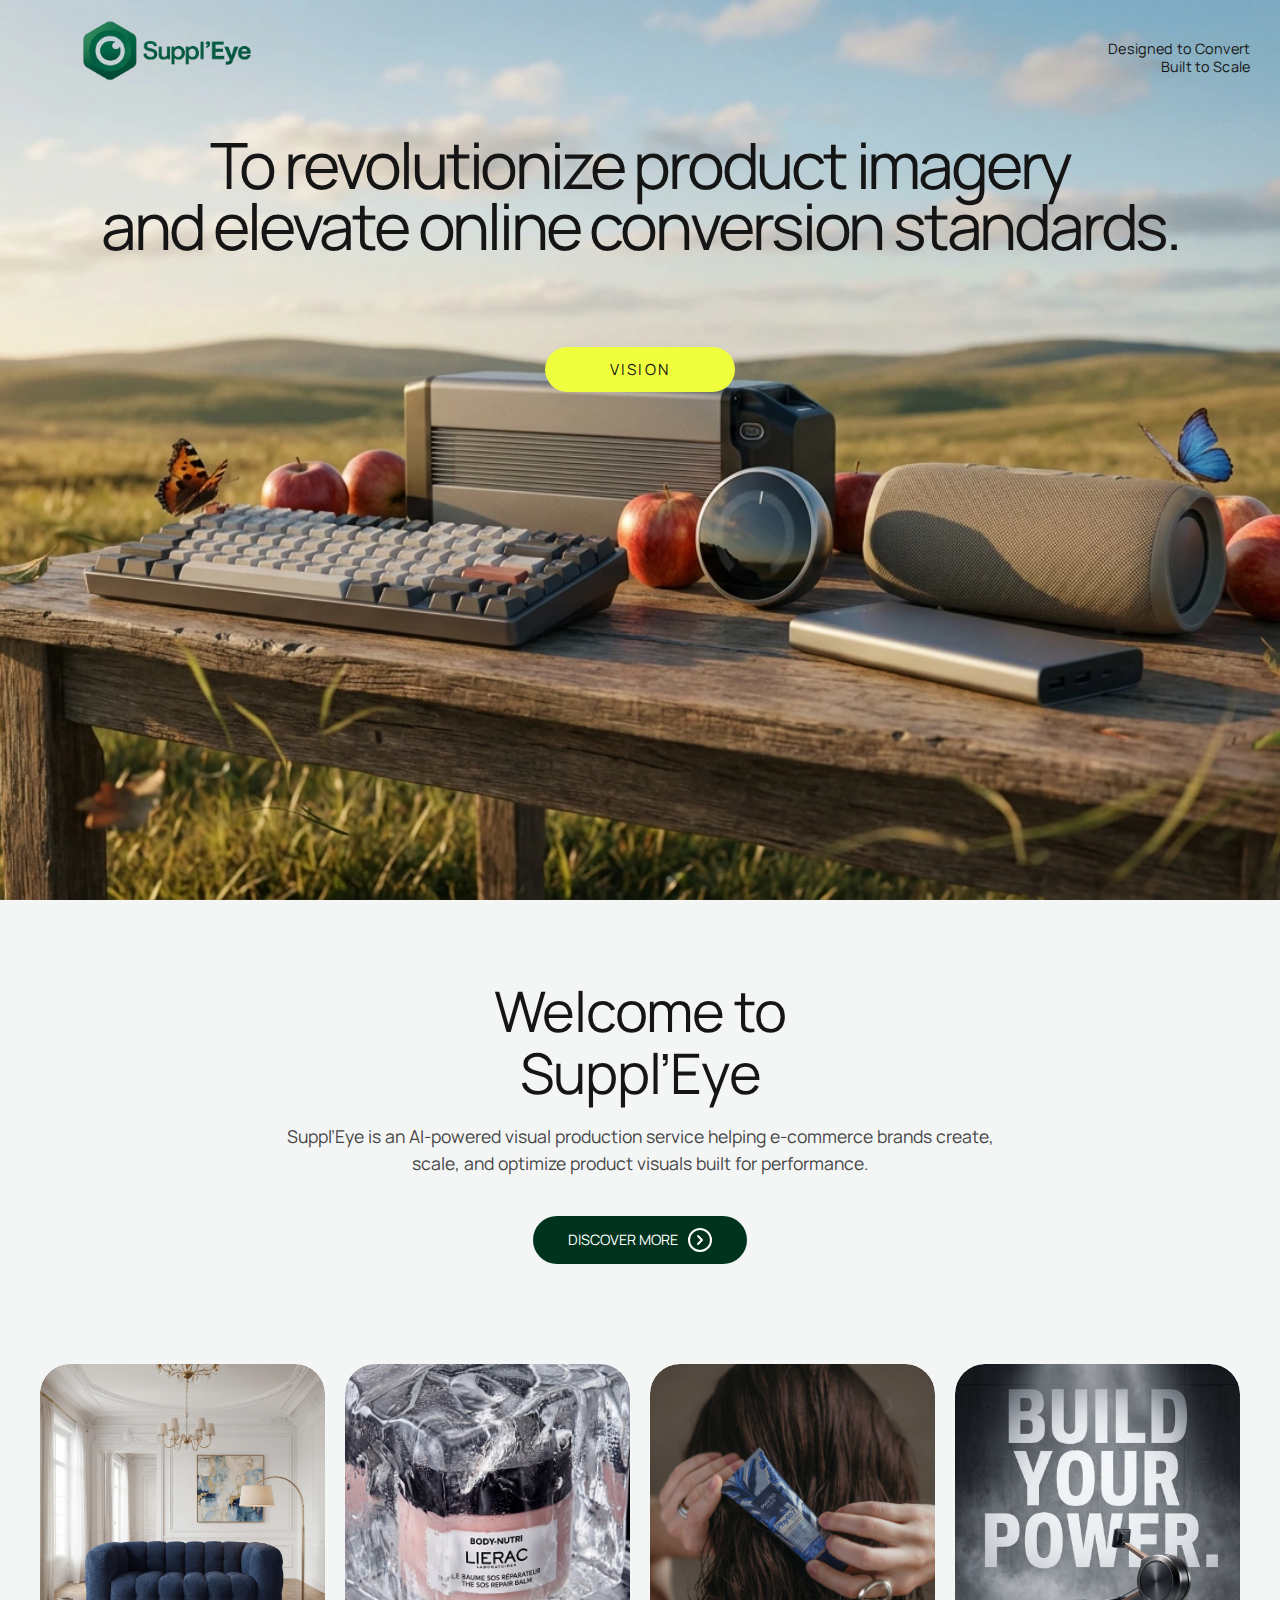
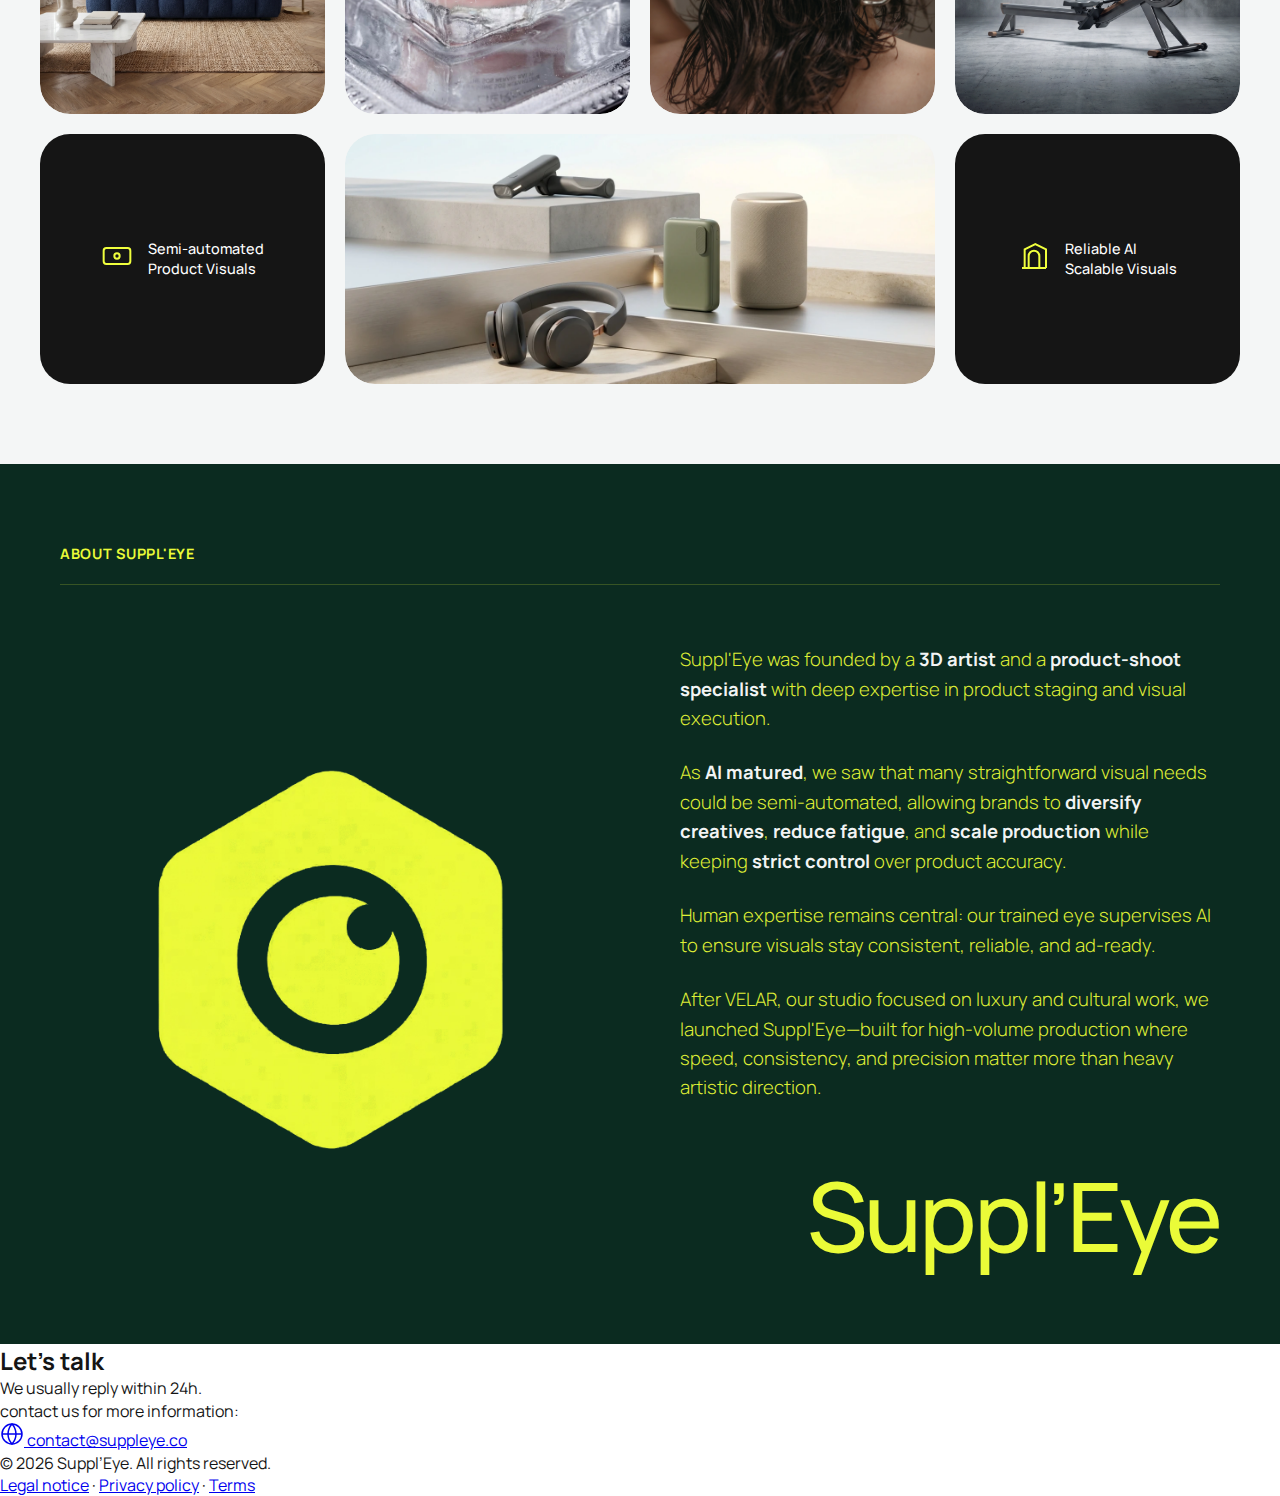
<file: index.html>
<!DOCTYPE html>
<html lang="fr">
<head>
    <meta charset="UTF-8">
    <meta name="viewport" content="width=device-width, initial-scale=1.0">
    <title>Suppl'Eye - Revolutionizing Product Imagery</title>
    <link rel="stylesheet" href="style.css">
    <link rel="preconnect" href="https://fonts.googleapis.com">
    <link rel="preconnect" href="https://fonts.gstatic.com" crossorigin>
    <link href="https://fonts.googleapis.com/css2?family=Manrope:wght@400;500;600;700&display=swap" rel="stylesheet">
    <link rel="icon" href="logos/logos web/vert.webp" type="image/webp">
</head>
<body>
    <section class="hero">
        <header class="hero-header">
            <div class="logo">
                <img src="logos/8bae66f1-405d-4c92-8c4a-6d8e7df6c9bb.png" alt="Suppl'Eye Logo">
            </div>
            <div class="header-tagline">
                <p>Designed to Convert<br>Built to Scale</p>
            </div>
        </header>
        
        <div class="hero-content">
            <h1>To revolutionize product imagery<br>and elevate online conversion standards.</h1>
            <div class="vision-badge">VISION</div>
        </div>
    </section>

    <!-- Section 2: Welcome -->
    <section class="welcome-section">
        <div class="welcome-header">
            <h2>Welcome to<br>Suppl’Eye</h2>
            <!-- Decoration removed as requested -->
            <p class="welcome-subtitle">
                Suppl’Eye is an AI-powered visual production service helping e-commerce brands create,<br>
                scale, and optimize product visuals built for performance.
            </p>
            <a href="#" class="btn-discover">
                DISCOVER MORE 
                <svg width="24" height="24" viewBox="0 0 24 24" fill="none" xmlns="http://www.w3.org/2000/svg">
                    <circle cx="12" cy="12" r="11" stroke="white" stroke-width="2"/>
                    <path d="M10 8L14 12L10 16" stroke="white" stroke-width="2" stroke-linecap="round" stroke-linejoin="round"/>
                </svg>
            </a>
        </div>

        <div class="bento-grid">
            <!-- Row 1 -->
            <!-- 1. Sofa -->
            <div class="bento-item item-sofa">
                <img src="images/images section 2/CANAPE_MAISONDUMONDE_4-5.webp" alt="Sofa">
            </div>

            <!-- 2. Tech (Wide) -->
            <div class="bento-item item-tech wide">
                <img src="images/images section 2/hf_20260125_210313_895ff56e-d633-4cd3-8ae8-7717def59bd0.webp" alt="Tech">
            </div>

            <!-- 3. Cream -->
            <div class="bento-item item-cream">
                <img src="images/images section 2/b717a8f4-27f3-4521-b960-d2383b25f56b (1).webp" alt="Cream">
            </div>

            <!-- Row 2 -->
            <!-- 4. Badge Left -->
            <div class="bento-item badge-dark item-badge-1">
                <div class="badge-icon">
                    <svg width="32" height="32" viewBox="0 0 24 24" fill="none" stroke="#F0FF3D" stroke-width="1.5">
                        <rect x="2" y="6" width="20" height="12" rx="2"/>
                        <circle cx="12" cy="12" r="2"/>
                        <path d="M6 12h.01M18 12h.01"/>
                    </svg>
                </div>
                <span>Semi-automated<br>Product Visuals</span>
            </div>

            <!-- 5. Rower -->
            <div class="bento-item item-rower">
                <img src="images/images section 2/hf_20260119_142123_4a612132-59cf-4c04-babf-355695bb8394 (1).webp" alt="Rower">
            </div>

            <!-- 6. Ring -->
            <div class="bento-item item-ring">
                <img src="images/images section 2/BAGUE1.webp" alt="Jewelry">
            </div>

            <!-- 7. Badge Right -->
            <div class="bento-item badge-dark item-badge-2">
                <div class="badge-icon">
                    <svg width="32" height="32" viewBox="0 0 24 24" fill="none" stroke="#F0FF3D" stroke-width="1.5">
                        <path d="M3 21h18M5 21V7l8-4 8 4v14M8 21v-9a4 4 0 1 1 8 0v9"/>
                    </svg>
                </div>
                <span>Reliable AI<br>Scalable Visuals</span>
            </div>
        </div>
    </section>
    <!-- Section 3: About -->
    <section class="about-section">
        <div class="about-header">
            <h3>ABOUT SUPPL'EYE</h3>
            <div class="about-line"></div>
        </div>
        <div class="about-content">
            <div class="about-logo">
                <img src="logos/logos web/jaune caré.webp" alt="Suppl'Eye Icon">
            </div>
            <div class="about-text">
                <p>Suppl'Eye was founded by a <strong>3D artist</strong> and a <strong>product-shoot specialist</strong> with deep expertise in product staging and visual execution.</p>
                <p>As <strong>AI matured</strong>, we saw that many straightforward visual needs could be semi-automated, allowing brands to <strong>diversify creatives</strong>, <strong>reduce fatigue</strong>, and <strong>scale production</strong> while keeping <strong>strict control</strong> over product accuracy.</p>
                <p>Human expertise remains central: our trained eye supervises AI to ensure visuals stay consistent, reliable, and ad-ready.</p>
                <p>After VELAR, our studio focused on luxury and cultural work, we launched Suppl'Eye—built for high-volume production where speed, consistency, and precision matter more than heavy artistic direction.</p>
                <div class="about-footer-logo">Suppl’Eye</div>
            </div>
        </div>
    </section>

    <!-- Section 4: Contact / Footer -->
    <section class="contact-section">
        <div class="contact-card">
            <div class="contact-content">
                <h2 class="contact-title">Let’s talk</h2>
                <p class="contact-subtitle">We usually reply within 24h.</p>
                
                <div class="contact-info">
                    <p>contact us for more information:</p>
                    <a href="mailto:contact@suppleye.co" class="contact-email">
                        <svg width="24" height="24" viewBox="0 0 24 24" fill="none" stroke="currentColor" stroke-width="1.5">
                            <circle cx="12" cy="12" r="10"/>
                            <path d="M2 12h20"/>
                            <path d="M12 2a15.3 15.3 0 0 1 4 10 15.3 15.3 0 0 1-4 10 15.3 15.3 0 0 1-4-10 15.3 15.3 0 0 1 4-10z"/>
                        </svg>
                        contact@suppleye.co
                    </a>
                </div>
            </div>
            
            <div class="footer-bottom">
                <div class="copyright">© 2026 Suppl’Eye. All rights reserved.</div>
                <div class="legal-links">
                    <a href="legal-notice.html">Legal notice</a> · 
                    <a href="privacy-policy.html">Privacy policy</a> · 
                    <a href="terms.html">Terms</a>
                </div>
            </div>
        </div>
    </section>
</body>
</html>
</file>
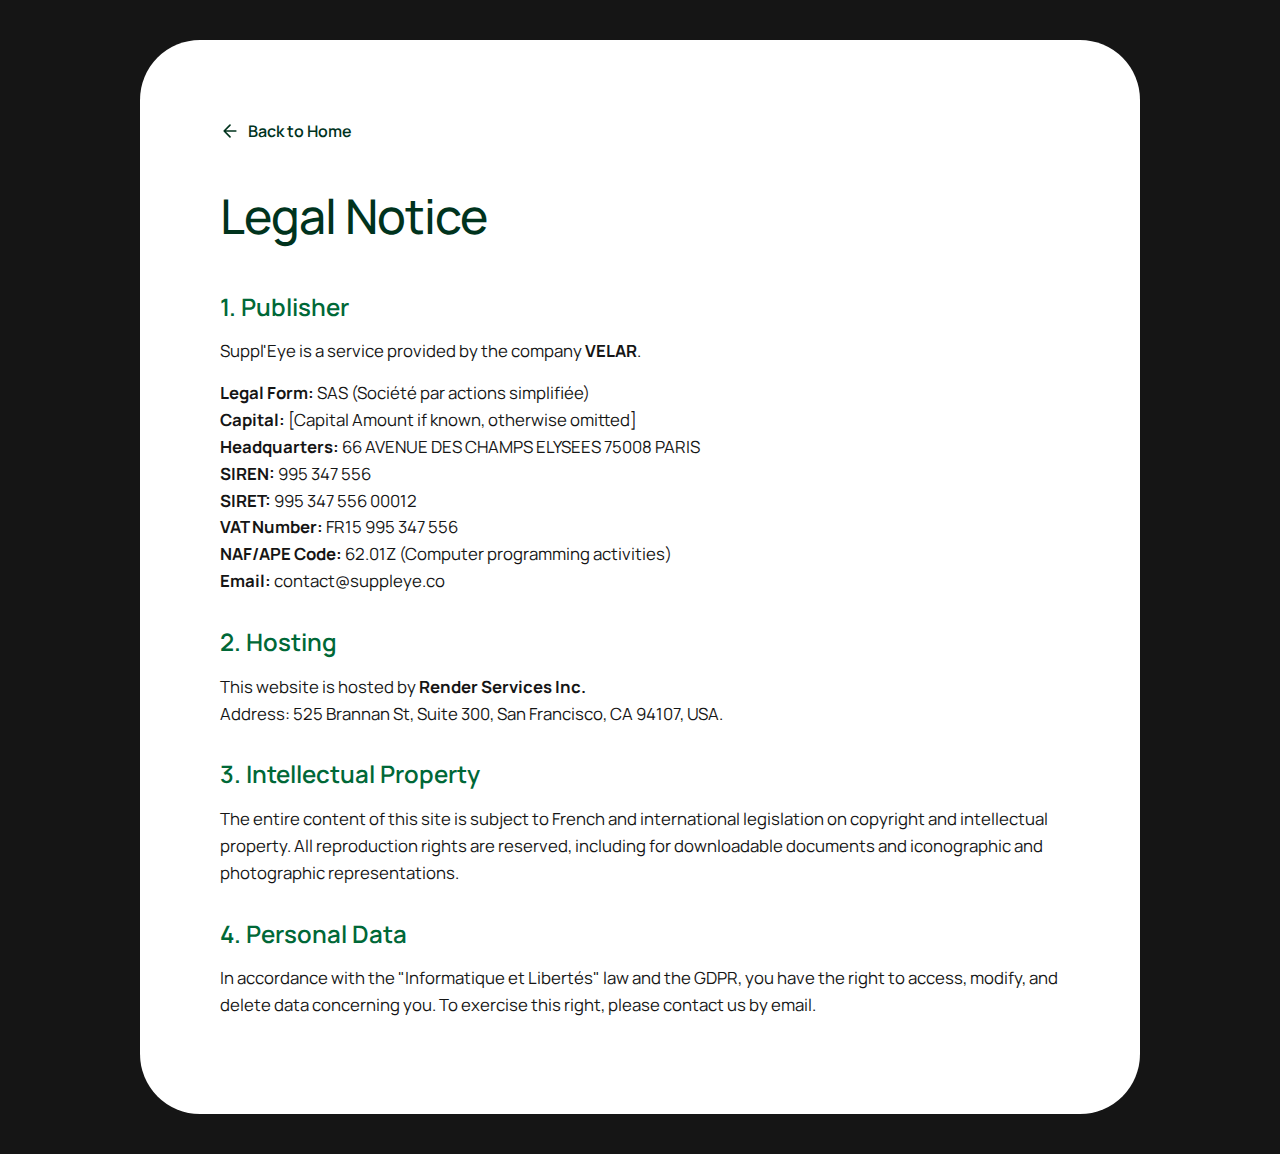
<file: legal-notice.html>
<!DOCTYPE html>
<html lang="en">
<head>
    <meta charset="UTF-8">
    <meta name="viewport" content="width=device-width, initial-scale=1.0">
    <title>Legal Notice - Suppl'Eye</title>
    <link rel="stylesheet" href="style.css">
    <link href="https://fonts.googleapis.com/css2?family=Manrope:wght@400;500;600;700&display=swap" rel="stylesheet">
    <style>
        body { 
            background-color: #151515; 
            color: #151515; 
            padding: 40px; 
            min-height: 100vh;
            display: flex;
            justify-content: center;
            align-items: flex-start;
        }
        .legal-card { 
            background-color: #FFFFFF;
            width: 100%;
            max-width: 1000px;
            border-radius: 60px;
            padding: 80px;
            margin: 0 auto;
        }
        h1 { 
            font-size: 3rem; 
            font-weight: 500; 
            color: #00331D; 
            margin-bottom: 40px; 
            letter-spacing: -0.02em;
        }
        h2 { 
            margin-top: 30px; 
            margin-bottom: 15px; 
            font-size: 1.5rem; 
            color: #006837; 
            font-weight: 600;
        }
        p { 
            margin-bottom: 15px; 
            line-height: 1.6; 
            color: #151515;
            font-size: 1.05rem;
        }
        .back-link { 
            display: inline-flex; 
            align-items: center;
            margin-bottom: 40px; 
            color: #00331D; 
            text-decoration: none; 
            font-weight: 600; 
            gap: 8px;
            transition: transform 0.2s;
        }
        .back-link:hover { transform: translateX(-5px); }
        
        @media (max-width: 768px) {
            body { padding: 20px; }
            .legal-card { padding: 30px; border-radius: 30px; }
            h1 { font-size: 2rem; }
        }
    </style>
</head>
<body>
    <div class="legal-card">
        <a href="index.html" class="back-link">
            <svg width="20" height="20" viewBox="0 0 24 24" fill="none" stroke="currentColor" stroke-width="2" stroke-linecap="round" stroke-linejoin="round"><path d="M19 12H5M12 19l-7-7 7-7"/></svg>
            Back to Home
        </a>
        <h1>Legal Notice</h1>

        <h2>1. Publisher</h2>
        <p>Suppl'Eye is a service provided by the company <strong>VELAR</strong>.</p>
        <p>
            <strong>Legal Form:</strong> SAS (Société par actions simplifiée)<br>
            <strong>Capital:</strong> [Capital Amount if known, otherwise omitted]<br>
            <strong>Headquarters:</strong> 66 AVENUE DES CHAMPS ELYSEES 75008 PARIS<br>
            <strong>SIREN:</strong> 995 347 556<br>
            <strong>SIRET:</strong> 995 347 556 00012<br>
            <strong>VAT Number:</strong> FR15 995 347 556<br>
            <strong>NAF/APE Code:</strong> 62.01Z (Computer programming activities)<br>
            <strong>Email:</strong> contact@suppleye.co
        </p>

        <h2>2. Hosting</h2>
        <p>This website is hosted by <strong>Render Services Inc.</strong><br>
        Address: 525 Brannan St, Suite 300, San Francisco, CA 94107, USA.</p>

        <h2>3. Intellectual Property</h2>
        <p>The entire content of this site is subject to French and international legislation on copyright and intellectual property. All reproduction rights are reserved, including for downloadable documents and iconographic and photographic representations.</p>

        <h2>4. Personal Data</h2>
        <p>In accordance with the "Informatique et Libertés" law and the GDPR, you have the right to access, modify, and delete data concerning you. To exercise this right, please contact us by email.</p>
    </div>
</body>
</html>
</file>
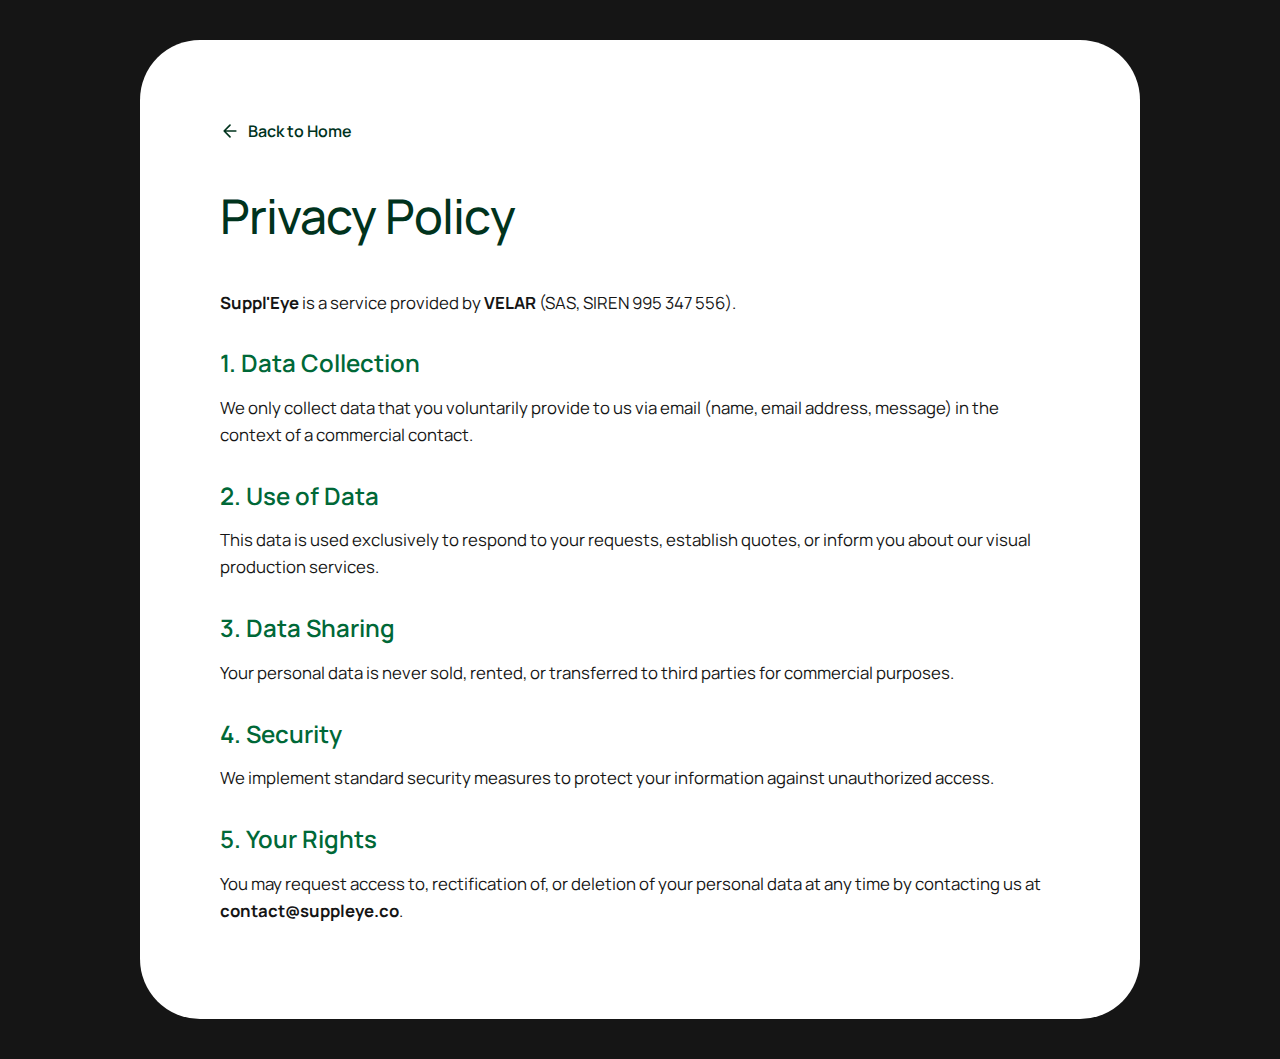
<file: privacy-policy.html>
<!DOCTYPE html>
<html lang="en">
<head>
    <meta charset="UTF-8">
    <meta name="viewport" content="width=device-width, initial-scale=1.0">
    <title>Privacy Policy - Suppl'Eye</title>
    <link rel="stylesheet" href="style.css">
    <link href="https://fonts.googleapis.com/css2?family=Manrope:wght@400;500;600;700&display=swap" rel="stylesheet">
    <style>
        body { 
            background-color: #151515; 
            color: #151515; 
            padding: 40px; 
            min-height: 100vh;
            display: flex;
            justify-content: center;
            align-items: flex-start;
        }
        .legal-card { 
            background-color: #FFFFFF;
            width: 100%;
            max-width: 1000px;
            border-radius: 60px;
            padding: 80px;
            margin: 0 auto;
        }
        h1 { 
            font-size: 3rem; 
            font-weight: 500; 
            color: #00331D; 
            margin-bottom: 40px; 
            letter-spacing: -0.02em;
        }
        h2 { 
            margin-top: 30px; 
            margin-bottom: 15px; 
            font-size: 1.5rem; 
            color: #006837; 
            font-weight: 600;
        }
        p { 
            margin-bottom: 15px; 
            line-height: 1.6; 
            color: #151515;
            font-size: 1.05rem;
        }
        .back-link { 
            display: inline-flex; 
            align-items: center;
            margin-bottom: 40px; 
            color: #00331D; 
            text-decoration: none; 
            font-weight: 600; 
            gap: 8px;
            transition: transform 0.2s;
        }
        .back-link:hover { transform: translateX(-5px); }
        
        @media (max-width: 768px) {
            body { padding: 20px; }
            .legal-card { padding: 30px; border-radius: 30px; }
            h1 { font-size: 2rem; }
        }
    </style>
</head>
<body>
    <div class="legal-card">
        <a href="index.html" class="back-link">
            <svg width="20" height="20" viewBox="0 0 24 24" fill="none" stroke="currentColor" stroke-width="2" stroke-linecap="round" stroke-linejoin="round"><path d="M19 12H5M12 19l-7-7 7-7"/></svg>
            Back to Home
        </a>
        <h1>Privacy Policy</h1>

        <p><strong>Suppl'Eye</strong> is a service provided by <strong>VELAR</strong> (SAS, SIREN 995 347 556).</p>

        <h2>1. Data Collection</h2>
        <p>We only collect data that you voluntarily provide to us via email (name, email address, message) in the context of a commercial contact.</p>

        <h2>2. Use of Data</h2>
        <p>This data is used exclusively to respond to your requests, establish quotes, or inform you about our visual production services.</p>

        <h2>3. Data Sharing</h2>
        <p>Your personal data is never sold, rented, or transferred to third parties for commercial purposes.</p>

        <h2>4. Security</h2>
        <p>We implement standard security measures to protect your information against unauthorized access.</p>

        <h2>5. Your Rights</h2>
        <p>You may request access to, rectification of, or deletion of your personal data at any time by contacting us at <strong>contact@suppleye.co</strong>.</p>
    </div>
</body>
</html>
</file>
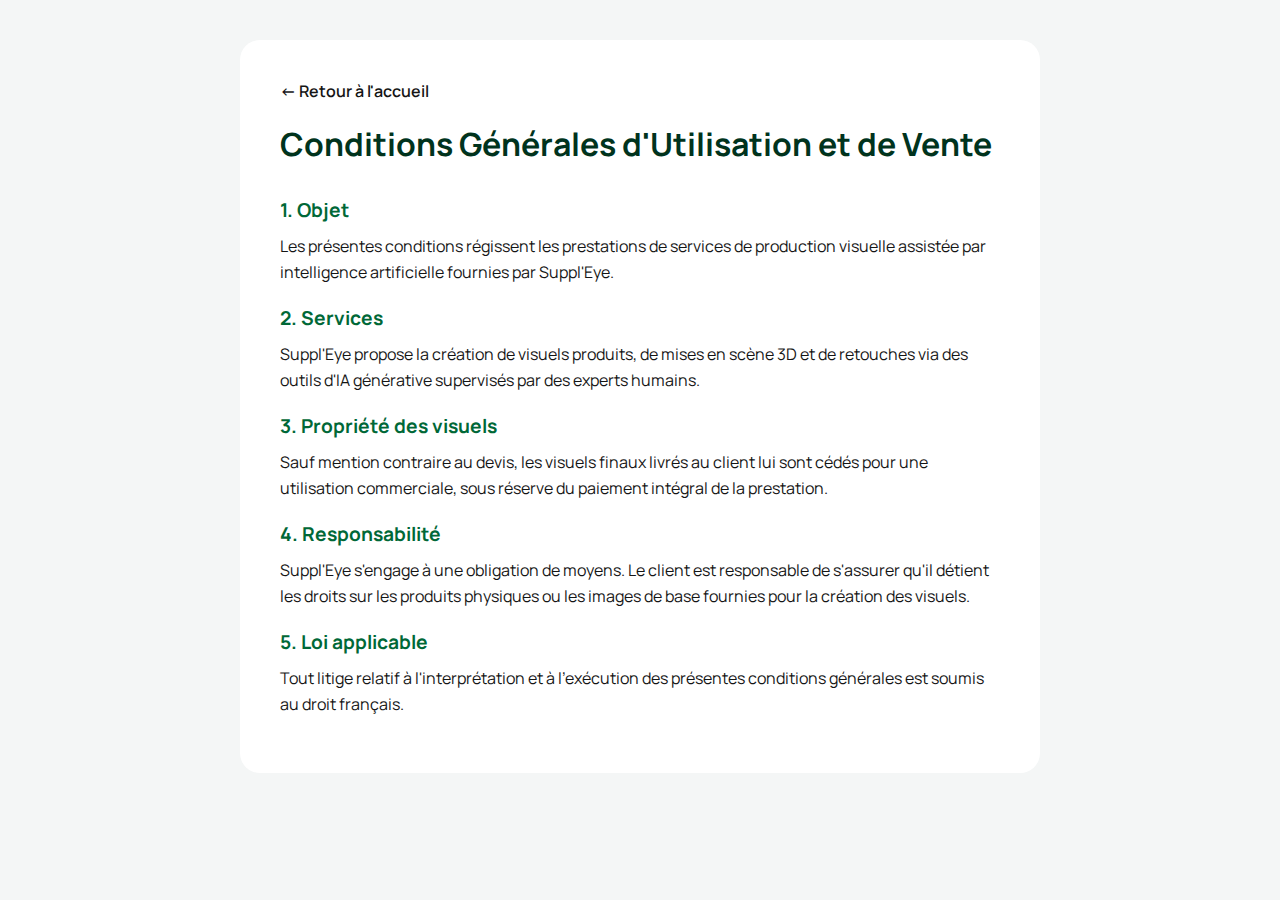
<file: terms.html>
<!DOCTYPE html>
<html lang="fr">
<head>
    <meta charset="UTF-8">
    <meta name="viewport" content="width=device-width, initial-scale=1.0">
    <title>Conditions Générales - Suppl'Eye</title>
    <link rel="stylesheet" href="style.css">
    <link href="https://fonts.googleapis.com/css2?family=Manrope:wght@400;500;600;700&display=swap" rel="stylesheet">
    <style>
        body { background-color: #F4F6F6; color: #151515; padding: 40px 20px; }
        .legal-container { max-width: 800px; margin: 0 auto; background: white; padding: 40px; border-radius: 20px; }
        h1 { margin-bottom: 30px; color: #00331D; }
        h2 { margin-top: 20px; margin-bottom: 10px; font-size: 1.2rem; color: #006837; }
        p { margin-bottom: 15px; line-height: 1.6; }
        .back-link { display: inline-block; margin-bottom: 20px; color: #151515; text-decoration: none; font-weight: 600; }
    </style>
</head>
<body>
    <div class="legal-container">
        <a href="index.html" class="back-link">← Retour à l'accueil</a>
        <h1>Conditions Générales d'Utilisation et de Vente</h1>

        <h2>1. Objet</h2>
        <p>Les présentes conditions régissent les prestations de services de production visuelle assistée par intelligence artificielle fournies par Suppl'Eye.</p>

        <h2>2. Services</h2>
        <p>Suppl'Eye propose la création de visuels produits, de mises en scène 3D et de retouches via des outils d'IA générative supervisés par des experts humains.</p>

        <h2>3. Propriété des visuels</h2>
        <p>Sauf mention contraire au devis, les visuels finaux livrés au client lui sont cédés pour une utilisation commerciale, sous réserve du paiement intégral de la prestation.</p>

        <h2>4. Responsabilité</h2>
        <p>Suppl'Eye s'engage à une obligation de moyens. Le client est responsable de s'assurer qu'il détient les droits sur les produits physiques ou les images de base fournies pour la création des visuels.</p>

        <h2>5. Loi applicable</h2>
        <p>Tout litige relatif à l'interprétation et à l'exécution des présentes conditions générales est soumis au droit français.</p>
    </div>
</body>
</html>
</file>
<file: style.css>
:root {
    /* --- Colors & Fonts --- */
    --primary-green: #006837;
    --dark-green: #00331D; /* For the button */
    --vision-yellow: #F0FF3D;
    --logo-yellow: #EAFB38; /* New yellow for Section 3 */
    --text-dark: #151515;
    --bg-light: #F4F6F6; /* Light background for section 2 */
    --badge-bg: #151515; /* Dark background for badges */
    --font-family: 'Manrope', sans-serif;

    /* --- Desktop Settings (Default) --- */
    /* Layout */
    --hero-padding: 20px 30px;
    --section-padding: 80px 100px;
    
    /* Logo */
    --logo-height: 70px;
    --logo-margin-left: 0;

    /* Tagline */
    --tagline-size: 0.9rem;
    --tagline-margin-top: 0;

    /* Hero Title */
    --h1-size: clamp(2rem, 5.5vw, 4rem);
    --h1-margin-top: 40px;
    --h1-margin-bottom: 90px;

    /* Vision Badge */
    --badge-padding: 12px 65px;
    --badge-font-size: 0.95rem;

    /* Section 2 Typography */
    --h2-size: 3.5rem;
    --subtitle-size: 1.1rem;
}

/* --- Base Reset & Global --- */
* { margin: 0; padding: 0; box-sizing: border-box; }

body {
    font-family: var(--font-family);
    color: var(--text-dark);
    line-height: 1.4;
    overflow-x: hidden;
}

/* --- Hero Section --- */
.hero {
    position: relative;
    width: 100%;
    height: 100vh;
    min-height: 700px;
    background-image: url('images/hf_20260125_214232_444b38bc-3719-4709-bfb9-3dd43d8871de (1).webp');
    background-size: cover;
    background-position: center;
    display: flex;
    flex-direction: column;
    padding: var(--hero-padding);
}

.hero-header {
    display: flex;
    justify-content: space-between;
    align-items: center;
    width: 100%;
}

.logo img {
    height: var(--logo-height);
    width: auto;
    margin-left: var(--logo-margin-left);
}

.header-tagline {
    text-align: right;
    font-weight: 400;
    line-height: 1.25;
    letter-spacing: 0.01em;
    font-size: var(--tagline-size);
    margin-top: var(--tagline-margin-top);
}

.hero-content {
    flex: 1;
    display: flex;
    flex-direction: column;
    justify-content: flex-start;
    align-items: center;
    text-align: center;
}

.hero-content h1 {
    font-weight: 400;
    max-width: 1400px;
    letter-spacing: -0.05em;
    line-height: 0.95;
    font-size: var(--h1-size);
    margin-top: var(--h1-margin-top);
    margin-bottom: var(--h1-margin-bottom);
}

.vision-badge {
    background-color: var(--vision-yellow);
    border-radius: 50px;
    font-weight: 400;
    letter-spacing: 0.15em;
    box-shadow: 0 4px 15px rgba(0, 0, 0, 0.05);
    padding: var(--badge-padding);
    font-size: var(--badge-font-size);
}

/* --- Section 2: Welcome (Bento Grid) --- */
.welcome-section {
    background-color: var(--bg-light);
    padding: 80px 40px;
    display: flex;
    flex-direction: column;
    align-items: center;
}

.welcome-header {
    text-align: center;
    max-width: 900px;
    margin-bottom: 60px;
    display: flex;
    flex-direction: column;
    align-items: center;
}

.welcome-header h2 {
    font-size: var(--h2-size);
    font-weight: 400;
    line-height: 1.1;
    margin-bottom: 20px;
    letter-spacing: -0.02em;
}

.welcome-subtitle {
    font-size: var(--subtitle-size);
    line-height: 1.5;
    margin-bottom: 40px;
    color: #444;
    font-weight: 400;
}

.btn-discover {
    display: inline-flex;
    align-items: center;
    background-color: var(--dark-green);
    color: white;
    text-decoration: none;
    padding: 12px 35px;
    border-radius: 50px;
    font-size: 0.9rem;
    gap: 10px;
    transition: transform 0.2s;
}

.btn-discover:hover {
    transform: scale(1.05);
}

/* --- Bento Grid Layout --- */
.bento-grid {
    display: grid;
    /* 4 columns layout: 1fr each */
    grid-template-columns: repeat(4, 1fr);
    /* 2 Rows Fixed Height */
    grid-template-rows: 350px 250px;
    gap: 20px;
    width: 100%;
    max-width: 1400px;
    margin-top: 40px;
    grid-auto-flow: dense;
}

/* Item Styling */
.bento-item {
    border-radius: 30px;
    overflow: hidden;
    position: relative;
    display: flex;
    width: 100%;
    height: 100%;
}

.bento-item img {
    width: 100%;
    height: 100%;
    object-fit: cover;
    display: block;
    border-radius: 30px;
}

/* --- Item Positioning (Explicit) --- */

/* Row 1 */
/* Col 1: Sofa */
.item-sofa {
    grid-column: 1 / 2;
    grid-row: 1 / 2;
}

/* Col 2: Rower */
.item-rower {
    grid-column: 2 / 3;
    grid-row: 1 / 2;
}

/* Col 3: Ring */
.item-ring {
    grid-column: 3 / 4;
    grid-row: 1 / 2;
}

/* Col 4: Cream */
.item-cream {
    grid-column: 4 / 5;
    grid-row: 1 / 2;
}

/* Row 2 */
/* Col 1: Badge Left */
.item-badge-1 {
    grid-column: 1 / 2;
    grid-row: 2 / 3;
    height: 100%;
}

/* Col 2 & 3: Tech (Spans 2 cols) */
.item-tech {
    grid-column: 2 / 4;
    grid-row: 2 / 3;
    height: 100%;
}

/* Col 4: Badge Right */
.item-badge-2 {
    grid-column: 4 / 5;
    grid-row: 2 / 3;
    height: 100%;
}

/* Badge Style */
.badge-dark {
    background-color: #151515;
    color: white;
    display: flex;
    align-items: center;
    justify-content: center;
    gap: 15px;
    padding: 20px;
    text-align: left;
    border-radius: 30px;
}

.badge-dark span {
    font-size: 0.9rem;
    line-height: 1.4;
    font-weight: 500;
}

/* --- Section 3: About --- */
.about-section {
    background-color: #0B2B20; /* Deep Forest Green - Adjusted to match image */
    color: var(--logo-yellow);
    padding: 80px 60px;
    position: relative;
}

.about-header {
    margin-bottom: 60px;
    width: 100%;
    max-width: 1400px;
    margin-left: auto;
    margin-right: auto;
}

.about-header h3 {
    font-size: 0.9rem;
    font-weight: 700;
    letter-spacing: 0.05em;
    text-transform: uppercase;
    margin-bottom: 20px;
    color: var(--logo-yellow);
}

.about-line {
    width: 100%;
    height: 1px;
    background-color: rgba(234, 251, 56, 0.2);
}

.about-content {
    display: grid;
    grid-template-columns: 1fr 1fr;
    gap: 80px;
    align-items: center;
    max-width: 1400px;
    margin: 0 auto;
}

.about-logo {
    display: flex;
    justify-content: center;
    align-items: center;
}

.about-logo img {
    width: 100%;
    max-width: 450px;
    height: auto;
    object-fit: contain;
}

.about-text {
    font-size: 1.15rem;
    line-height: 1.6;
    font-weight: 300;
    color: var(--logo-yellow);
    display: flex;
    flex-direction: column;
}

.about-text p {
    margin-bottom: 25px;
    opacity: 0.95;
}

.about-text strong {
    font-weight: 700;
    color: #FFFFFF; /* White for bold text as per design */
}

.about-footer-logo {
    font-size: 6rem;
    font-weight: 500;
    text-align: right;
    margin-top: 40px;
    letter-spacing: -0.03em;
    color: var(--logo-yellow);
    line-height: 1;
}

/* --- Responsive Breakpoints --- */

/* Tablet / Small Laptop */
@media (max-width: 1024px) {
    :root {
        --hero-padding: 20px 25px;
        --logo-height: 70px;
        --h1-size: 3.5rem;
        
        --section-padding: 60px 40px;
    }

    .bento-grid {
        display: flex;
        flex-direction: column;
        grid-template-rows: auto; /* Reset rows */
    }
    
    /* Reset all to standard height on mobile */
    .bento-item, .item-tech, .badge-dark, .item-sofa, .item-rower, .item-ring, .item-cream, .item-badge-1, .item-badge-2 {
        width: 100%;
        height: 300px;
        grid-column: auto;
        grid-row: auto;
    }
    
    .badge-dark {
        height: auto;
        min-height: 100px;
    }

    /* About Section Tablet */
    .about-content {
        grid-template-columns: 1fr;
        gap: 40px;
    }
    
    .about-logo {
        order: -1;
    }
    
    .about-logo img {
        max-width: 300px;
    }
    
    .about-footer-logo {
        font-size: 4rem;
        text-align: center;
    }
}

/* Mobile / Tablet Portrait */
@media (max-width: 768px) {
    :root {
        --hero-padding: 15px 20px;
        --logo-height: 50px;
        
        --tagline-size: 0.7rem;
        --tagline-margin-top: 15px;
        
        --h1-size: 2.2rem;
        --h1-margin-top: 20px;
        --h1-margin-bottom: 50px;
        
        --badge-padding: 10px 45px;
        --badge-font-size: 0.85rem;
        
        --section-padding: 40px 20px;
        --h2-size: 2.2rem;
    }
    
    .hero {
        height: auto;
        min-height: 100vh;
    }
    
    .about-section {
        padding: 60px 20px;
    }
    
    .about-footer-logo {
        font-size: 3rem;
    }
}

/* Small Mobile */
@media (max-width: 480px) {
    :root {
        --hero-padding: 10px 15px;
        --logo-height: 40px;
        --logo-margin-left: -2px;
        
        --tagline-size: 0.6rem;
        --tagline-margin-top: 10px;
        
        --h1-size: 1.8rem;
    }
}
</file>
